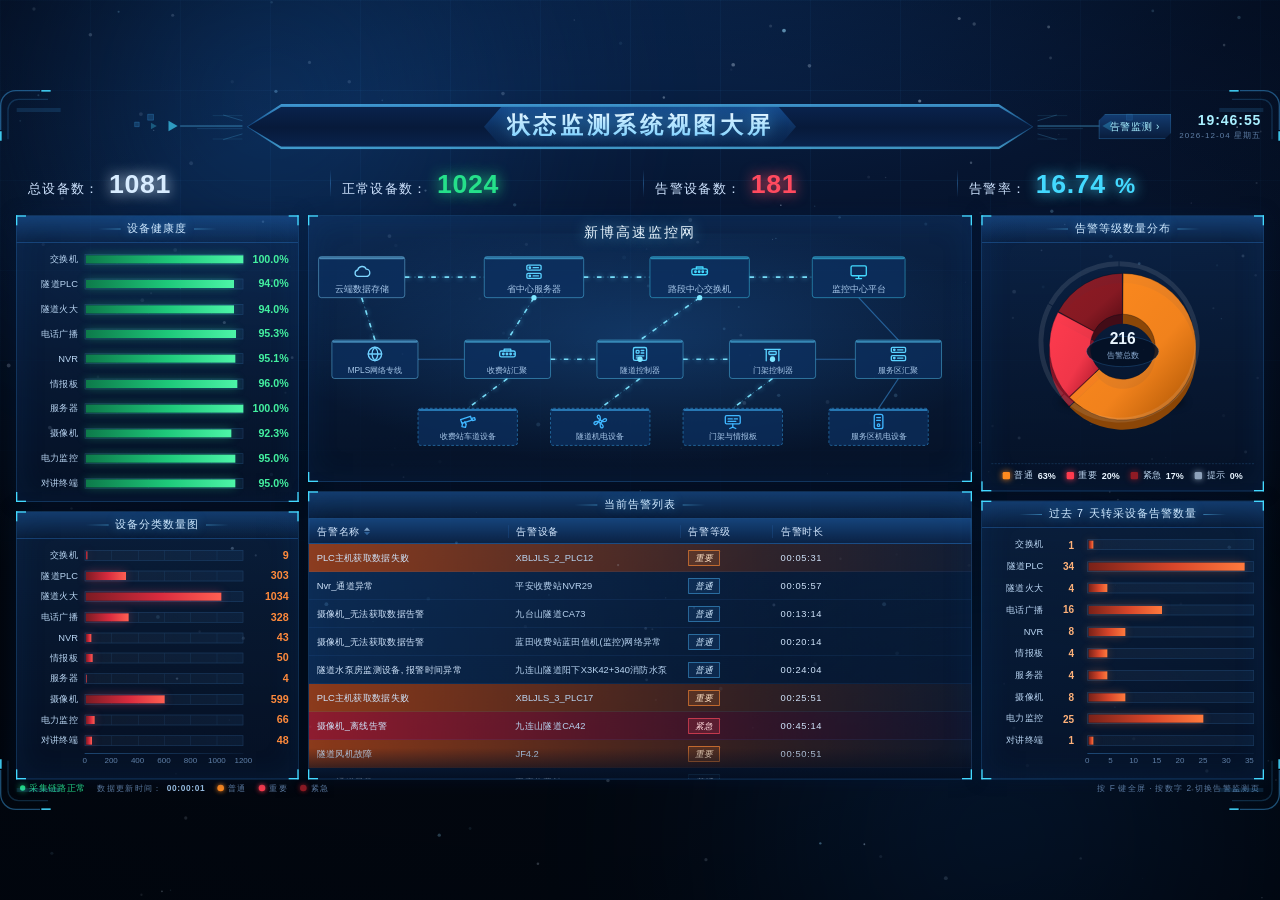
<file: index.html>
<!DOCTYPE html>
<html lang="zh-CN">
<head>
<meta charset="UTF-8">
<meta name="viewport" content="width=device-width, initial-scale=1.0">
<title>状态监测系统视图大屏 — 高速公路机电系统运行状态智能监测平台</title>
<link rel="icon" href="data:image/svg+xml,%3Csvg xmlns='http://www.w3.org/2000/svg' viewBox='0 0 32 32'%3E%3Ccircle cx='16' cy='16' r='13' fill='none' stroke='%2343d9ff' stroke-width='3'/%3E%3Ccircle cx='16' cy='16' r='4' fill='%2343d9ff'/%3E%3C/svg%3E">
<link rel="stylesheet" href="assets/css/base.css">
<link rel="stylesheet" href="assets/css/screen.css">
</head>
<body>

<div class="backdrop">
  <canvas class="stars" id="stars"></canvas>
  <div class="glow-a"></div>
  <div class="glow-b"></div>
  <div class="grid"></div>
  <div class="vignette"></div>
</div>

<div class="viewport">
  <div class="stage" id="stage">

    <!-- 顶部标题 -->
    <header class="hdr">
      <div class="hdr-wing left"></div>
      <div class="hdr-banner">
        <div class="hdr-plate">
          <h1 class="hdr-title">状态监测系统视图大屏</h1>
        </div>
      </div>
      <div class="hdr-wing right"></div>

      <div class="hdr-actions right">
        <a class="btn-nav" href="alarms.html">告警监测 ›</a>
        <div class="hdr-status">
          <span class="hdr-clock num" id="clock">--:--:--</span>
          <span class="hdr-date" id="date">----</span>
        </div>
      </div>
    </header>

    <!-- 关键指标 -->
    <section class="kpi-strip">
      <div class="kpi">
        <span class="kpi-label">总设备数：</span>
        <span class="kpi-value num" id="kpiTotal">0</span>
      </div>
      <div class="kpi">
        <span class="kpi-label">正常设备数：</span>
        <span class="kpi-value num c-green" id="kpiNormal">0</span>
      </div>
      <div class="kpi">
        <span class="kpi-label">告警设备数：</span>
        <span class="kpi-value num c-red" id="kpiAlarm">0</span>
      </div>
      <div class="kpi">
        <span class="kpi-label">告警率：</span>
        <span class="kpi-value num c-cyan" id="kpiRate">0.00</span>
        <span class="kpi-value unit c-cyan">%</span>
      </div>
    </section>

    <!-- 主体 -->
    <main class="board">

      <!-- 左列 -->
      <div class="col col-left">
        <section class="panel">
          <div class="panel-title">设备健康度</div>
          <div class="panel-body"><div id="chartHealth" style="flex:1;display:flex;flex-direction:column;min-height:0"></div></div>
        </section>

        <section class="panel">
          <div class="panel-title">设备分类数量图</div>
          <div class="panel-body"><div id="chartCount" style="flex:1;display:flex;flex-direction:column;min-height:0"></div></div>
        </section>
      </div>

      <!-- 中列 -->
      <div class="col col-center">
        <section class="panel topo-panel">
          <div class="panel-body flush">
            <div class="topo-stage">
              <div class="topo-title">新博高速监控网</div>
              <div class="topo-wrap" id="topo"></div>
            </div>
          </div>
        </section>

        <section class="panel">
          <div class="panel-title">当前告警列表</div>
          <div class="panel-body flush">
            <div class="alarm-grid">
              <div class="alarm-head">
                <span>告警名称<svg class="sort-mark" viewBox="0 0 9 12" fill="none"><path d="M4.5 0L9 5H0z" fill="rgba(190,225,255,.85)"/><path d="M4.5 12L0 7h9z" fill="rgba(90,160,230,.6)"/></svg></span>
                <span>告警设备</span>
                <span>告警等级</span>
                <span>告警时长</span>
              </div>
              <div class="alarm-body scroll-area" id="alarmList"></div>
            </div>
          </div>
        </section>
      </div>

      <!-- 右列 -->
      <div class="col col-right">
        <section class="panel">
          <div class="panel-title">告警等级数量分布</div>
          <div class="panel-body">
            <div class="pie-wrap">
              <svg id="pieLevel"></svg>
            </div>
            <div class="pie-legend" id="pieLegend"></div>
          </div>
        </section>

        <section class="panel">
          <div class="panel-title">过去 7 天转采设备告警数量</div>
          <div class="panel-body"><div id="chartWeek" style="flex:1;display:flex;flex-direction:column;min-height:0"></div></div>
        </section>
      </div>
    </main>

    <!-- 底部状态 -->
    <footer class="screen-footer">
      <div class="fo-left">
        <span class="fo-item live-dot"><i></i>采集链路正常</span>
        <span class="fo-item">数据更新时间：<b id="foUpdate">00:00:00</b></span>
        <span class="fo-item legend-inline"><i style="background:#ff8a1f;box-shadow:0 0 8px #ff8a1f"></i>普通</span>
        <span class="fo-item legend-inline"><i style="background:#ff3b4e;box-shadow:0 0 8px #ff3b4e"></i>重要</span>
        <span class="fo-item legend-inline"><i style="background:#8f1b24;box-shadow:0 0 8px #8f1b24"></i>紧急</span>
      </div>
      <div class="fo-right">按 F 键全屏 · 按数字 2 切换告警监测页</div>
    </footer>

  </div>
</div>

<script src="assets/js/util.js"></script>
<script src="assets/js/data.js"></script>
<script src="assets/js/charts.js"></script>
<script src="assets/js/screen.js"></script>
</body>
</html>
</file>
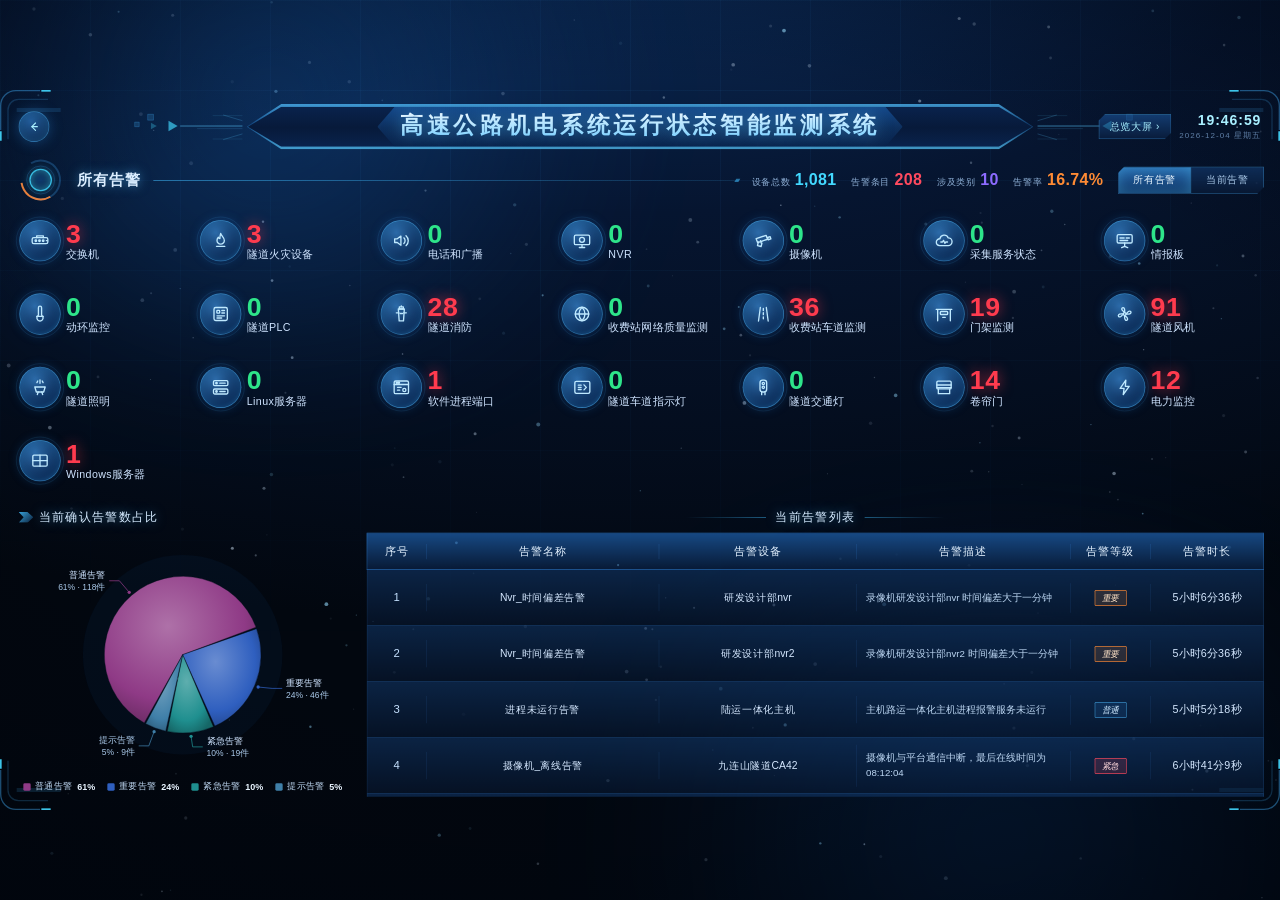
<file: alarms.html>
<!DOCTYPE html>
<html lang="zh-CN">
<head>
<meta charset="UTF-8">
<meta name="viewport" content="width=device-width, initial-scale=1.0">
<title>告警监测 — 高速公路机电系统运行状态智能监测平台</title>
<link rel="icon" href="data:image/svg+xml,%3Csvg xmlns='http://www.w3.org/2000/svg' viewBox='0 0 32 32'%3E%3Ccircle cx='16' cy='16' r='13' fill='none' stroke='%2343d9ff' stroke-width='3'/%3E%3Ccircle cx='16' cy='16' r='4' fill='%2343d9ff'/%3E%3C/svg%3E">
<link rel="stylesheet" href="assets/css/base.css">
<link rel="stylesheet" href="assets/css/alarms.css">
</head>
<body>

<div class="backdrop">
  <canvas class="stars" id="stars"></canvas>
  <div class="glow-a"></div>
  <div class="glow-b"></div>
  <div class="grid"></div>
  <div class="vignette"></div>
</div>

<div class="viewport">
  <div class="stage" id="stage">

    <!-- 顶部标题 -->
    <header class="hdr">
      <div class="hdr-actions left">
        <a class="btn-back" href="index.html" title="返回总览大屏">
          <svg viewBox="0 0 24 24" fill="none" stroke="currentColor" stroke-width="1.8"
               stroke-linecap="round" stroke-linejoin="round">
            <path d="M14.5 6L8.5 12l6 6"/><path d="M8.5 12h9"/>
          </svg>
        </a>
      </div>

      <div class="hdr-wing left"></div>
      <div class="hdr-banner">
        <div class="hdr-plate">
          <h1 class="hdr-title">高速公路机电系统运行状态智能监测系统</h1>
        </div>
      </div>
      <div class="hdr-wing right"></div>

      <div class="hdr-actions right">
        <a class="btn-nav" href="index.html">总览大屏 ›</a>
        <div class="hdr-status">
          <span class="hdr-clock num" id="clock">--:--:--</span>
          <span class="hdr-date" id="date">----</span>
        </div>
      </div>
    </header>

    <!-- 所有告警 -->
    <section class="section-bar">
      <div class="section-ring">
        <svg viewBox="0 0 74 74" fill="none">
          <circle cx="37" cy="37" r="29" stroke="rgba(70,170,255,.25)" stroke-width="3"
                  stroke-dasharray="120 70" transform="rotate(-120 37 37)"/>
          <circle cx="37" cy="37" r="29" stroke="rgba(255,138,60,.9)" stroke-width="3"
                  stroke-dasharray="56 180" transform="rotate(60 37 37)"/>
          <circle cx="37" cy="37" r="21" stroke="rgba(70,170,255,.28)" stroke-width="1"/>
        </svg>
        <span class="ring-core"></span>
      </div>

      <h2 class="section-title">所有告警</h2>
      <div class="section-line"></div>

      <div class="section-stats">
        <div class="st"><span class="st-label">设备总数</span><b class="st-value c-cyan" id="statDevice">1,081</b></div>
        <div class="st"><span class="st-label">告警条目</span><b class="st-value c-red" id="statAlarm">0</b></div>
        <div class="st"><span class="st-label">涉及类别</span><b class="st-value" style="color:#8d6bff" id="statLevel">0</b></div>
        <div class="st"><span class="st-label">告警率</span><b class="st-value c-orange" id="statRate">0%</b></div>
      </div>

      <div class="seg-toggle">
        <button type="button" class="active" data-mode="all">所有告警</button>
        <button type="button" data-mode="current">当前告警</button>
      </div>
    </section>

    <!-- 设备告警卡片 -->
    <section class="device-grid" id="deviceGrid"></section>

    <!-- 底部区域 -->
    <section class="bottom">
      <div class="pane">
        <div class="pane-title">当前确认告警数占比</div>
        <div class="pie-stage">
          <svg id="pieConfirm"></svg>
          <div class="pie-legend2" id="pieLegend2"></div>
        </div>
      </div>

      <div class="pane">
        <div class="pane-title center">
          <i class="tl-line"></i>当前告警列表<i class="tr-line"></i>
        </div>
        <div class="atable">
          <div class="atable-head">
            <span>序号</span>
            <span>告警名称</span>
            <span>告警设备</span>
            <span>告警描述</span>
            <span>告警等级</span>
            <span>告警时长</span>
          </div>
          <div class="atable-body scroll-area" id="alarmTableBody"></div>
        </div>
      </div>
    </section>

  </div>
</div>

<script src="assets/js/util.js"></script>
<script src="assets/js/data.js"></script>
<script src="assets/js/charts.js"></script>
<script src="assets/js/alarms.js"></script>
</body>
</html>
</file>
<file: assets/css/base.css>
/* ==========================================================================
   高速公路机电系统运行状态智能监测平台 — 基础主题
   深色科技风 / 大屏适配（设计基准 1920 x 1080）
   ========================================================================== */

:root {
  --bg-0: #01050e;
  --bg-1: #04122a;
  --bg-2: #07203f;

  --panel-bg: linear-gradient(180deg, rgba(16, 50, 96, .50) 0%, rgba(6, 20, 44, .70) 100%);
  --panel-bg-2: linear-gradient(180deg, rgba(13, 42, 82, .60) 0%, rgba(5, 18, 40, .78) 100%);
  --line: rgba(58, 150, 240, .34);
  --line-2: rgba(64, 190, 255, .20);

  --cyan: #43d9ff;
  --cyan-soft: #a9efff;
  --blue: #3b8ff0;
  --blue-deep: #123f7d;
  --green: #25e08a;
  --red: #ff4a5f;
  --red-deep: #7d1b23;
  --orange: #ff8b34;
  --purple: #8d6bff;
  --yellow: #ffd166;

  --text: #d8ecff;
  --text-dim: #8fb0d6;
  --text-mute: #5f7fa6;

  --num: "DIN Alternate", "Bahnschrift", "Rajdhani", "Arial Narrow", "Helvetica Neue", sans-serif;
  --cn: "PingFang SC", "Microsoft YaHei", "Hiragino Sans GB", "Noto Sans SC", sans-serif;
}

* { box-sizing: border-box; }

html, body {
  margin: 0;
  padding: 0;
  height: 100%;
  background: var(--bg-0);
  overflow: hidden;
}

body {
  font-family: var(--cn);
  color: var(--text);
  -webkit-font-smoothing: antialiased;
  text-rendering: optimizeLegibility;
}

/* 背景：深空渐变 + 星点 + 网格 + 光晕 -------------------------------------- */
.backdrop {
  position: fixed;
  inset: 0;
  overflow: hidden;
  background:
    radial-gradient(120% 80% at 50% -10%, #0b2d5c 0%, #061530 42%, #02070f 100%),
    linear-gradient(180deg, #041127 0%, #01060f 100%);
}

.backdrop .stars {
  position: absolute;
  inset: 0;
  width: 100%;
  height: 100%;
  opacity: .85;
}

.backdrop .grid {
  position: absolute;
  inset: 0;
  background-image:
    linear-gradient(rgba(64, 170, 255, .055) 1px, transparent 1px),
    linear-gradient(90deg, rgba(64, 170, 255, .055) 1px, transparent 1px);
  background-size: 90px 90px, 90px 90px;
  mask-image: radial-gradient(120% 90% at 50% 0%, #000 20%, transparent 85%);
  -webkit-mask-image: radial-gradient(120% 90% at 50% 0%, #000 20%, transparent 85%);
}

.backdrop .glow-a,
.backdrop .glow-b {
  position: absolute;
  border-radius: 50%;
  filter: blur(70px);
  opacity: .55;
}

.backdrop .glow-a {
  width: 900px; height: 520px; left: -180px; top: -160px;
  background: radial-gradient(circle, rgba(28, 118, 214, .55), transparent 68%);
}

.backdrop .glow-b {
  width: 1000px; height: 560px; right: -220px; bottom: -220px;
  background: radial-gradient(circle, rgba(16, 86, 176, .45), transparent 68%);
}

.backdrop .vignette {
  position: absolute;
  inset: 0;
  background: radial-gradient(110% 80% at 50% 45%, transparent 45%, rgba(0, 4, 12, .78) 100%);
}

/* 大屏缩放容器 ------------------------------------------------------------- */
.viewport {
  position: fixed;
  inset: 0;
  overflow: hidden;
}

.stage {
  position: absolute;
  top: 0;
  left: 0;
  width: 1920px;
  height: 1080px;
  transform-origin: top left;
  display: flex;
  flex-direction: column;
  padding: 14px 24px 20px;
}

/* 页面四角装饰 -------------------------------------------------------------- */
.frame-corner {
  position: absolute;
  width: 132px;
  height: 132px;
  pointer-events: none;
  opacity: .9;
}

.frame-corner svg { width: 100%; height: 100%; display: block; }
.frame-corner.tl { top: 0; left: 0; }
.frame-corner.tr { top: 0; right: 0; transform: scaleX(-1); }
.frame-corner.bl { bottom: 0; left: 0; transform: scaleY(-1); }
.frame-corner.br { bottom: 0; right: 0; transform: scale(-1, -1); }

/* 顶部标题栏 ---------------------------------------------------------------- */
.hdr {
  position: relative;
  height: 82px;
  display: flex;
  align-items: center;
  justify-content: center;
  flex: none;
}

.hdr-banner {
  position: relative;
  width: 1180px;
  height: 76px;
  display: flex;
  align-items: center;
  justify-content: center;
  clip-path: polygon(0 50%, 52px 4px, calc(100% - 52px) 4px, 100% 50%, calc(100% - 52px) calc(100% - 4px), 52px calc(100% - 4px));
  background: linear-gradient(180deg, rgba(89, 197, 255, .72) 0%, rgba(26, 96, 176, .22) 45%, rgba(96, 210, 255, .68) 100%);
  filter: drop-shadow(0 0 22px rgba(52, 168, 255, .45));
}

.hdr-banner::after {
  content: "";
  position: absolute;
  inset: 2px;
  clip-path: polygon(0 50%, 50px 6px, calc(100% - 50px) 6px, 100% 50%, calc(100% - 50px) calc(100% - 6px), 50px calc(100% - 6px));
  background: linear-gradient(180deg, #0a2450 0%, #071a3a 52%, #0a2450 100%);
}

.hdr-plate {
  position: relative;
  z-index: 2;
  padding: 6px 34px 8px;
  background: linear-gradient(180deg, rgba(30, 105, 190, .55), rgba(9, 34, 70, .30));
  clip-path: polygon(0 50%, 26px 0, calc(100% - 26px) 0, 100% 50%, calc(100% - 26px) 100%, 26px 100%);
}

.hdr-title {
  margin: 0;
  font-size: 34px;
  font-weight: 700;
  letter-spacing: 6px;
  background: linear-gradient(180deg, #ffffff 0%, #bfe9ff 55%, #66c8ff 100%);
  -webkit-background-clip: text;
  background-clip: text;
  color: transparent;
  text-shadow: 0 0 26px rgba(88, 196, 255, .55);
  white-space: nowrap;
}

.hdr-wing {
  position: relative;
  z-index: 1;
  width: 250px;
  height: 62px;
  flex: none;
  display: flex;
  align-items: center;
}

.hdr-wing.left { justify-content: flex-end; padding-right: 6px; }
.hdr-wing.right { justify-content: flex-start; padding-left: 6px; }

.hdr-wing svg { width: 100%; height: 100%; display: block; }

/* 标题栏两侧的操作区 -------------------------------------------------------- */
.hdr-actions {
  position: absolute;
  top: 0;
  height: 100%;
  display: flex;
  align-items: center;
  gap: 12px;
  z-index: 5;
}

.hdr-actions.left { left: 4px; }
.hdr-actions.right { right: 4px; }

.btn-nav {
  display: inline-flex;
  align-items: center;
  gap: 8px;
  height: 38px;
  padding: 0 16px;
  font-family: var(--cn);
  font-size: 15px;
  letter-spacing: 1px;
  color: var(--cyan-soft);
  text-decoration: none;
  background: linear-gradient(180deg, rgba(28, 86, 158, .60), rgba(10, 32, 66, .70));
  border: 1px solid rgba(80, 190, 255, .45);
  clip-path: polygon(10px 0, 100% 0, 100% calc(100% - 10px), calc(100% - 10px) 100%, 0 100%, 0 10px);
  transition: .22s;
  cursor: pointer;
}

.btn-nav:hover {
  color: #fff;
  border-color: var(--cyan);
  box-shadow: 0 0 18px rgba(64, 200, 255, .45);
  background: linear-gradient(180deg, rgba(42, 122, 208, .75), rgba(14, 44, 88, .80));
}

.btn-back {
  width: 46px;
  height: 46px;
  border-radius: 50%;
  display: grid;
  place-items: center;
  color: var(--cyan-soft);
  background: radial-gradient(circle at 40% 32%, rgba(58, 150, 240, .55), rgba(8, 30, 62, .85));
  border: 1px solid rgba(80, 190, 255, .50);
  box-shadow: 0 0 20px rgba(40, 150, 240, .35), inset 0 0 14px rgba(60, 180, 255, .25);
  text-decoration: none;
  transition: .22s;
}

.btn-back:hover { color: #fff; box-shadow: 0 0 26px rgba(64, 200, 255, .65), inset 0 0 16px rgba(90, 210, 255, .35); }
.btn-back svg { width: 22px; height: 22px; }

.hdr-status {
  display: flex;
  flex-direction: column;
  align-items: flex-end;
  gap: 3px;
  font-family: var(--num);
  color: var(--cyan-soft);
  letter-spacing: 1.4px;
}

.hdr-clock { font-size: 21px; font-weight: 600; }
.hdr-date { font-size: 12px; color: var(--text-mute); letter-spacing: 1.6px; font-family: var(--cn); }

.live-dot {
  display: inline-flex;
  align-items: center;
  gap: 7px;
  font-size: 13px;
  color: var(--green);
  font-family: var(--cn);
  letter-spacing: 1px;
}

.live-dot i {
  width: 8px;
  height: 8px;
  border-radius: 50%;
  background: var(--green);
  box-shadow: 0 0 10px var(--green);
  animation: pulse 1.6s ease-in-out infinite;
}

@keyframes pulse {
  0%, 100% { opacity: 1; transform: scale(1); }
  50% { opacity: .35; transform: scale(.78); }
}

/* 面板 ---------------------------------------------------------------------- */
.panel {
  position: relative;
  background: var(--panel-bg);
  border: 1px solid var(--line);
  box-shadow: inset 0 0 46px rgba(22, 92, 178, .13), 0 0 24px rgba(0, 26, 60, .45);
  display: flex;
  flex-direction: column;
  min-height: 0;
  min-width: 0;
}

.corner {
  position: absolute;
  width: 15px;
  height: 15px;
  border: 0 solid var(--cyan);
  pointer-events: none;
  z-index: 3;
}

.corner.tl { top: -1px; left: -1px; border-top-width: 2px; border-left-width: 2px; }
.corner.tr { top: -1px; right: -1px; border-top-width: 2px; border-right-width: 2px; }
.corner.bl { bottom: -1px; left: -1px; border-bottom-width: 2px; border-left-width: 2px; }
.corner.br { bottom: -1px; right: -1px; border-bottom-width: 2px; border-right-width: 2px; }

.panel-title {
  flex: none;
  height: 40px;
  display: flex;
  align-items: center;
  justify-content: center;
  gap: 10px;
  font-size: 16px;
  letter-spacing: 2px;
  color: #cfe9ff;
  background: linear-gradient(180deg, rgba(36, 108, 190, .35), rgba(10, 34, 70, 0));
  border-bottom: 1px solid rgba(58, 150, 240, .22);
  text-shadow: 0 0 14px rgba(70, 180, 255, .5);
}

.panel-title::before,
.panel-title::after {
  content: "";
  width: 34px;
  height: 1px;
  background: linear-gradient(90deg, transparent, rgba(90, 200, 255, .75));
}

.panel-title::after { background: linear-gradient(90deg, rgba(90, 200, 255, .75), transparent); }

.panel-body {
  position: relative;
  flex: 1;
  min-height: 0;
  padding: 10px 14px 12px;
  display: flex;
  flex-direction: column;
}

.panel-body.flush { padding: 0; }

/* 数字与文本工具类 ---------------------------------------------------------- */
.num { font-family: var(--num); font-variant-numeric: tabular-nums; }

svg .num-text,
svg text.num-text {
  font-family: var(--num);
  font-variant-numeric: tabular-nums;
}
.c-green { color: var(--green); }
.c-red { color: var(--red); }
.c-orange { color: var(--orange); }
.c-cyan { color: var(--cyan); }
.c-dim { color: var(--text-dim); }
.c-mute { color: var(--text-mute); }

/* 滚动条 -------------------------------------------------------------------- */
.scroll-area { overflow-y: auto; overflow-x: hidden; }

.scroll-area::-webkit-scrollbar { width: 8px; }
.scroll-area::-webkit-scrollbar-track { background: rgba(255, 255, 255, .04); }
.scroll-area::-webkit-scrollbar-thumb {
  background: linear-gradient(180deg, rgba(90, 200, 255, .55), rgba(40, 120, 200, .45));
  border-radius: 4px;
}

/* 通用小标签 ---------------------------------------------------------------- */
.chip {
  display: inline-flex;
  align-items: center;
  justify-content: center;
  padding: 2px 10px;
  font-size: 13px;
  line-height: 18px;
  border: 1px solid;
  border-radius: 2px;
  white-space: nowrap;
}

.chip.urgent { color: #ffd9dd; border-color: rgba(255, 74, 95, .85); background: rgba(255, 74, 95, .16); }
.chip.major { color: #ffe3c7; border-color: rgba(255, 139, 52, .85); background: rgba(255, 139, 52, .14); }
.chip.normal { color: #cfe9ff; border-color: rgba(80, 190, 255, .60); background: rgba(50, 150, 240, .12); }
.chip.tip { color: #c6d6e8; border-color: rgba(140, 170, 200, .55); background: rgba(140, 170, 200, .10); }

/* 让 <use> 图标统一线宽 ----------------------------------------------------- */
.ico { width: 26px; height: 26px; display: block; }
.ico path, .ico circle, .ico rect, .ico line, .ico polyline, .ico polygon {
  fill: none;
  stroke: currentColor;
  stroke-width: 1.6;
  stroke-linecap: round;
  stroke-linejoin: round;
}
</file>
<file: assets/css/screen.css>
/* ==========================================================================
   总览大屏（状态监测系统视图大屏）
   ========================================================================== */

.kpi-strip {
  flex: none;
  height: 84px;
  display: grid;
  grid-template-columns: repeat(4, 1fr);
  align-items: center;
  gap: 10px;
  margin: 2px 0 6px;
}

.kpi {
  display: flex;
  align-items: baseline;
  gap: 14px;
  padding-left: 18px;
  position: relative;
}

.kpi + .kpi::before {
  content: "";
  position: absolute;
  left: 0;
  top: 50%;
  transform: translateY(-50%);
  width: 1px;
  height: 42px;
  background: linear-gradient(180deg, transparent, rgba(70, 160, 240, .55), transparent);
}

.kpi-label {
  font-size: 20px;
  color: #cfe4ff;
  letter-spacing: 1.5px;
  white-space: nowrap;
}

.kpi-value {
  font-size: 40px;
  font-weight: 600;
  letter-spacing: 1px;
  line-height: 1;
  text-shadow: 0 0 20px currentColor;
}

.kpi-value.unit { font-size: 34px; }
.kpi-value .unit-txt { font-size: 18px; margin-left: 2px; opacity: .85; }
.kpi-value.flash { animation: kpiFlash .8s ease-out; }

@keyframes kpiFlash {
  0% { filter: brightness(2.2); }
  100% { filter: brightness(1); }
}

/* 主网格 -------------------------------------------------------------------- */
.board {
  flex: 1;
  min-height: 0;
  display: grid;
  grid-template-columns: 424px minmax(0, 1fr) 424px;
  gap: 14px;
}

.col {
  display: grid;
  gap: 14px;
  min-width: 0;
  min-height: 0;
}

.col-left { grid-template-rows: 430px minmax(0, 1fr); }
.col-center { grid-template-rows: 400px minmax(0, 1fr); }
.col-right { grid-template-rows: 414px minmax(0, 1fr); }

/* 横向条形图（设备健康度 / 设备分类数量） ----------------------------------- */
.hbar {
  flex: 1;
  min-height: 0;
  display: flex;
  flex-direction: column;
  justify-content: space-between;
  padding: 2px 0;
}

.hbar-row {
  display: grid;
  grid-template-columns: 78px minmax(0, 1fr) 58px;
  align-items: center;
  gap: 10px;
  height: 26px;
}

.hbar-row.before { grid-template-columns: 78px 46px minmax(0, 1fr); }
.hbar-row.before .hbar-value { text-align: right; padding-right: 10px; font-size: 15px; }

.hbar-name {
  font-size: 14px;
  color: #b9d5f2;
  text-align: right;
  white-space: nowrap;
  overflow: hidden;
  text-overflow: ellipsis;
}

.hbar-track {
  position: relative;
  height: 16px;
  background: linear-gradient(90deg, rgba(255, 255, 255, .03), rgba(80, 160, 240, .07));
  border: 1px solid rgba(70, 150, 230, .22);
}

.hbar-fill {
  position: absolute;
  inset: 1px auto 1px 1px;
  width: 0;
  transition: width 1.1s cubic-bezier(.25, .85, .3, 1);
  box-shadow: 0 0 14px rgba(37, 224, 138, .35);
}

.hbar-fill.health { background: linear-gradient(90deg, #0d7a4a 0%, #1ec97a 55%, #4df5a8 100%); }
.hbar-fill.count { background: linear-gradient(90deg, #7d1b23 0%, #d92b3e 55%, #ff5f52 100%); box-shadow: 0 0 14px rgba(255, 74, 95, .35); }
.hbar-fill.week { background: linear-gradient(90deg, #7a2118 0%, #d8462a 55%, #ff7a3d 100%); box-shadow: 0 0 14px rgba(255, 122, 61, .30); }

.hbar-value {
  font-size: 16px;
  font-weight: 600;
  text-align: right;
}

.hbar-value.health { color: #43f0a0; }
.hbar-value.count { color: #ff8a3c; }
.hbar-value.week { color: #ffb27a; }

.hbar-value-in {
  position: absolute;
  left: 8px;
  top: 50%;
  transform: translateY(-50%);
  font-family: var(--num);
  font-size: 13px;
  font-weight: 700;
  color: #fff;
  text-shadow: 0 1px 3px rgba(0, 0, 0, .8);
  pointer-events: none;
}

/* 坐标轴 */
.hbar-axis {
  flex: none;
  height: 26px;
  margin-top: 4px;
  display: grid;
  grid-template-columns: 78px minmax(0, 1fr) 58px;
  gap: 10px;
}

.hbar-axis.before { grid-template-columns: 78px 46px minmax(0, 1fr); }

.hbar-axis .axis-scale {
  position: relative;
  height: 100%;
}

.hbar-axis .axis-scale span {
  position: absolute;
  top: 4px;
  transform: translateX(-50%);
  font-size: 12px;
  color: var(--text-mute);
  font-family: var(--num);
}

.hbar-axis .axis-line {
  position: absolute;
  left: 0;
  right: 0;
  top: 0;
  height: 1px;
  background: linear-gradient(90deg, rgba(70, 160, 240, .55), rgba(70, 160, 240, .1));
}

.hbar-row .hbar-track .tick {
  position: absolute;
  top: 0;
  bottom: 0;
  width: 1px;
  background: rgba(90, 170, 240, .12);
}

/* 网络拓扑 ------------------------------------------------------------------ */
.topo-panel .panel-body { padding: 0; }
.topo-title {
  position: absolute;
  top: 10px;
  left: 50%;
  transform: translateX(-50%);
  font-size: 21px;
  letter-spacing: 3px;
  color: #eaf6ff;
  text-shadow: 0 0 20px rgba(90, 200, 255, .75);
  z-index: 2;
  white-space: nowrap;
}

.topo-stage { position: relative; flex: 1; min-height: 0; }
.topo-wrap { position: absolute; inset: 0; }
.topo-wrap svg { position: absolute; inset: 0; width: 100%; height: 100%; }

.topo-node-label {
  font-size: 12px;
  fill: #a8c8ea;
  font-family: var(--cn);
}

.topo-node-label.small { font-size: 11px; fill: #8fb0d6; }
.topo-flow {
  stroke: rgba(125, 228, 255, .95);
  stroke-width: 2.4;
  stroke-dasharray: 7 13;
  animation: flow 2.6s linear infinite;
  filter: drop-shadow(0 0 4px rgba(90, 210, 255, .8));
}

@keyframes flow { to { stroke-dashoffset: -36; } }

.topo-pulse { animation: topoPulse 2.4s ease-in-out infinite; transform-origin: center; }
@keyframes topoPulse { 0%, 100% { opacity: .35; } 50% { opacity: 1; } }

/* 当前告警列表 -------------------------------------------------------------- */
.alarm-grid {
  display: flex;
  flex-direction: column;
  min-height: 0;
  flex: 1;
}

.alarm-head,
.alarm-row {
  display: grid;
  grid-template-columns: 30% 26% 14% 30%;
  align-items: center;
}

.alarm-head {
  flex: none;
  height: 38px;
  font-size: 15px;
  color: #d6e9ff;
  background: linear-gradient(180deg, rgba(30, 96, 172, .55), rgba(12, 40, 82, .45));
  border: 1px solid rgba(64, 160, 255, .30);
  letter-spacing: 1px;
}

.alarm-head span { padding: 0 12px; display: flex; align-items: center; gap: 6px; }
.alarm-head span + span { border-left: 1px solid rgba(70, 150, 240, .22); }
.alarm-head .sort-mark { width: 9px; height: 12px; opacity: .75; }

.alarm-body { flex: 1; min-height: 0; position: relative; }
.alarm-body::after {
  content: "";
  position: absolute;
  left: 0; right: 0; bottom: 0;
  height: 46px;
  background: linear-gradient(180deg, transparent, rgba(4, 14, 32, .92));
  pointer-events: none;
}

.alarm-row {
  min-height: 42px;
  font-size: 14px;
  color: #cfe3fa;
  border-bottom: 1px solid rgba(70, 150, 240, .12);
  transition: background .2s;
  cursor: default;
  position: relative;
}

.alarm-row span { padding: 4px 12px; }

.alarm-row[data-level="urgent"] { background: linear-gradient(90deg, rgba(180, 30, 48, .78), rgba(130, 22, 36, .35) 68%, rgba(90, 16, 26, .12)); }
.alarm-row[data-level="major"] { background: linear-gradient(90deg, rgba(196, 74, 20, .70), rgba(140, 54, 16, .30) 68%, rgba(90, 40, 14, .10)); }
.alarm-row[data-level="normal"] { background: linear-gradient(90deg, rgba(16, 62, 118, .48), rgba(10, 40, 82, .16) 70%, transparent); }
.alarm-row[data-level="tip"] { background: linear-gradient(90deg, rgba(44, 66, 100, .35), transparent 70%); }

.alarm-row:hover { filter: brightness(1.22); }
.alarm-row.is-new { animation: rowIn .9s ease-out; }

@keyframes rowIn {
  0% { opacity: 0; transform: translateX(-16px); filter: brightness(2.4); }
  100% { opacity: 1; transform: none; filter: brightness(1); }
}

.alarm-row .a-name { overflow: hidden; text-overflow: ellipsis; white-space: nowrap; }
.alarm-row .a-dev { color: #b8d3f0; overflow: hidden; text-overflow: ellipsis; white-space: nowrap; }
.alarm-row .a-time { font-family: var(--num); letter-spacing: 1px; text-align: left; }

/* 告警等级环形图 ------------------------------------------------------------ */
.pie-wrap {
  position: relative;
  flex: 1;
  min-height: 0;
  display: flex;
  align-items: center;
  justify-content: center;
}

.pie-wrap svg { width: 100%; height: 100%; }

.pie-legend {
  flex: none;
  display: flex;
  align-items: center;
  justify-content: center;
  gap: 16px;
  padding: 8px 0 2px;
  border-top: 1px dashed rgba(70, 160, 240, .28);
  font-size: 13.5px;
  color: #bdd6f0;
}

.pie-legend .lg {
  display: inline-flex;
  align-items: center;
  gap: 7px;
  white-space: nowrap;
}

.pie-legend .dot {
  width: 11px;
  height: 11px;
  border-radius: 2px;
  box-shadow: 0 0 10px currentColor;
}

.pie-legend .pct { font-family: var(--num); color: #e8f4ff; }

/* 面板右上角小标题（过去 7 天转采设备） ------------------------------------- */
.sub-note {
  position: absolute;
  top: 44px;
  right: 16px;
  font-size: 12.5px;
  color: var(--text-mute);
  letter-spacing: .5px;
  z-index: 2;
}

/* 底部说明 / 状态灯 --------------------------------------------------------- */
.screen-footer {
  flex: none;
  height: 26px;
  display: flex;
  align-items: center;
  justify-content: space-between;
  padding: 0 6px;
  font-size: 12.5px;
  color: var(--text-mute);
  letter-spacing: 1px;
}

.screen-footer .fo-left { display: flex; align-items: center; gap: 18px; }
.screen-footer .fo-item { display: inline-flex; align-items: center; gap: 6px; }
.screen-footer .fo-item b { color: #9dc4e8; font-family: var(--num); font-weight: 600; }

.legend-inline {
  display: inline-flex;
  align-items: center;
  gap: 8px;
}

.legend-inline i {
  width: 10px;
  height: 10px;
  border-radius: 50%;
  display: inline-block;
}
</file>
<file: assets/css/alarms.css>
/* ==========================================================================
   告警监测页（设备告警总览 + 告警明细）
   ========================================================================== */

/* 分区标题：左侧环形图标 + 长横线 + 右侧按钮 ------------------------------- */
.section-bar {
  position: relative;
  flex: none;
  height: 74px;
  display: flex;
  align-items: center;
  gap: 18px;
  margin-top: 2px;
}

.section-ring {
  width: 74px;
  height: 74px;
  flex: none;
  position: relative;
  display: grid;
  place-items: center;
}

.section-ring svg { position: absolute; inset: 0; width: 100%; height: 100%; }

.section-ring .ring-core {
  width: 34px;
  height: 34px;
  border-radius: 50%;
  border: 2px solid rgba(64, 217, 255, .85);
  box-shadow: inset 0 0 12px rgba(64, 217, 255, .55), 0 0 14px rgba(64, 217, 255, .35);
  background: radial-gradient(circle, rgba(20, 80, 150, .55), rgba(6, 22, 46, .9));
  position: relative;
  z-index: 2;
}

.section-title {
  font-size: 22px;
  letter-spacing: 2px;
  color: #dceeff;
  text-shadow: 0 0 16px rgba(80, 190, 255, .55);
  white-space: nowrap;
}

.section-line {
  flex: 1;
  height: 1px;
  background: linear-gradient(90deg, rgba(64, 190, 255, .75), rgba(64, 190, 255, .12));
  position: relative;
}

.section-line::after {
  content: "";
  position: absolute;
  right: 0;
  top: -2px;
  width: 6px;
  height: 5px;
  background: rgba(64, 190, 255, .55);
  transform: skewX(-30deg);
}

/* 右侧统计信息 */
.section-stats {
  flex: none;
  display: flex;
  align-items: center;
  gap: 22px;
  padding-right: 4px;
}

.section-stats .st {
  display: flex;
  align-items: baseline;
  gap: 7px;
  white-space: nowrap;
}

.section-stats .st-label { font-size: 13.5px; color: var(--text-dim); letter-spacing: .5px; }
.section-stats .st-value { font-family: var(--num); font-size: 24px; font-weight: 700; letter-spacing: .5px; }

.seg-toggle {
  flex: none;
  display: flex;
  border: 1px solid rgba(80, 190, 255, .40);
  background: linear-gradient(180deg, rgba(20, 62, 118, .60), rgba(8, 26, 54, .75));
  clip-path: polygon(10px 0, 100% 0, 100% calc(100% - 10px), calc(100% - 10px) 100%, 0 100%, 0 10px);
  overflow: hidden;
}

.seg-toggle button {
  appearance: none;
  border: 0;
  background: transparent;
  color: #a9c8e8;
  font-family: var(--cn);
  font-size: 15px;
  letter-spacing: 1px;
  padding: 10px 22px;
  cursor: pointer;
  transition: .2s;
  position: relative;
}

.seg-toggle button + button { border-left: 1px solid rgba(80, 190, 255, .22); }

.seg-toggle button:hover { color: #fff; background: rgba(60, 150, 240, .18); }

.seg-toggle button.active {
  color: #eaf7ff;
  background: linear-gradient(180deg, rgba(58, 152, 240, .55), rgba(20, 74, 140, .55));
  box-shadow: inset 0 0 20px rgba(90, 210, 255, .35);
}

/* 设备告警卡片网格 ---------------------------------------------------------- */
.device-grid {
  flex: none;
  display: grid;
  grid-template-columns: repeat(7, minmax(0, 1fr));
  gap: 14px 26px;
  padding: 6px 0 10px;
}

.device-card {
  position: relative;
  height: 96px;
  display: grid;
  grid-template-columns: 62px 1fr;
  grid-template-rows: 1fr;
  align-items: center;
  gap: 8px;
  padding: 0 10px 0 4px;
  cursor: default;
  border: 1px solid transparent;
  border-radius: 4px;
  transition: .22s;
}

.device-card::before {
  content: "";
  position: absolute;
  inset: 0;
  border: 1px dashed rgba(70, 150, 240, .22);
  border-radius: 4px;
  opacity: 0;
  transition: .22s;
}

.device-card:hover::before { opacity: 1; }
.device-card:hover { background: rgba(30, 92, 168, .18); transform: translateY(-2px); }

.device-icon {
  position: relative;
  width: 62px;
  height: 62px;
  border-radius: 50%;
  display: grid;
  place-items: center;
  color: #bfe9ff;
  background:
    radial-gradient(circle at 38% 30%, rgba(74, 168, 255, .55), rgba(10, 40, 84, .95) 68%),
    #08203f;
  border: 1px solid rgba(80, 190, 255, .55);
  box-shadow: inset 0 0 18px rgba(60, 180, 255, .30), 0 0 16px rgba(30, 110, 200, .35);
}

.device-icon::after {
  content: "";
  position: absolute;
  inset: -6px;
  border-radius: 50%;
  border: 1px solid rgba(80, 190, 255, .16);
}

.device-icon .ico { width: 30px; height: 30px; }

.device-data {
  display: flex;
  flex-direction: column;
  align-items: flex-start;
  gap: 2px;
  min-width: 0;
}

.device-count {
  font-family: var(--num);
  font-size: 40px;
  font-weight: 700;
  line-height: 1;
  letter-spacing: 1px;
  transition: color .3s;
}

.device-count.alarm { color: #ff3b4e; text-shadow: 0 0 20px rgba(255, 59, 78, .65); }
.device-count.ok { color: #23d97d; text-shadow: 0 0 18px rgba(35, 217, 125, .45); }
.device-count.zero { color: #2ee58a; }

.device-name {
  font-size: 16px;
  color: #cfe4ff;
  letter-spacing: .6px;
  white-space: nowrap;
  overflow: hidden;
  text-overflow: ellipsis;
  max-width: 100%;
}

.device-card.bump .device-count { animation: countBump .7s ease-out; }

@keyframes countBump {
  0% { transform: scale(1.35); filter: brightness(2); }
  100% { transform: scale(1); filter: brightness(1); }
}

/* 底部区域 ------------------------------------------------------------------ */
.bottom {
  flex: 1;
  min-height: 0;
  display: grid;
  grid-template-columns: 500px minmax(0, 1fr);
  gap: 26px;
  margin-top: 4px;
}

.pane {
  position: relative;
  display: flex;
  flex-direction: column;
  min-height: 0;
}

.pane-title {
  flex: none;
  height: 46px;
  display: flex;
  align-items: center;
  gap: 14px;
  padding-left: 34px;
  position: relative;
  font-size: 18px;
  letter-spacing: 2px;
  color: #d6ebff;
  text-shadow: 0 0 16px rgba(80, 190, 255, .5);
}

.pane-title::before {
  content: "";
  position: absolute;
  left: 4px;
  top: 50%;
  width: 22px;
  height: 16px;
  transform: translateY(-50%);
  background: linear-gradient(135deg, rgba(64, 190, 255, .85), rgba(40, 110, 200, .2));
  clip-path: polygon(0 0, 60% 0, 100% 50%, 60% 100%, 0 100%, 34% 50%);
}

.pane-title.center { justify-content: center; padding-left: 0; }
.pane-title.center::before { display: none; }

.pane-title .tl-line,
.pane-title .tr-line {
  height: 1px;
  width: 120px;
  background: linear-gradient(90deg, transparent, rgba(64, 190, 255, .65));
}
.pane-title .tr-line { background: linear-gradient(90deg, rgba(64, 190, 255, .65), transparent); }

/* 告警明细表 ---------------------------------------------------------------- */
.atable {
  flex: 1;
  min-height: 0;
  display: flex;
  flex-direction: column;
}

.atable-head,
.atable-row {
  display: grid;
  grid-template-columns: 88px 26% 22% minmax(0, 1fr) 120px 170px;
  align-items: center;
}

.atable-head {
  flex: none;
  height: 56px;
  font-size: 17px;
  color: #e4f2ff;
  letter-spacing: 1px;
  background: linear-gradient(180deg, rgba(30, 96, 172, .72), rgba(12, 40, 82, .55));
  border: 1px solid rgba(64, 160, 255, .35);
}

.atable-head span { padding: 0 14px; text-align: center; }
.atable-head span + span { border-left: 1px solid rgba(70, 150, 240, .22); }

.atable-body { flex: 1; min-height: 0; }

.atable-row {
  min-height: 84px;
  font-size: 15.5px;
  color: #d5e8ff;
  background: linear-gradient(180deg, rgba(18, 58, 110, .55), rgba(9, 30, 62, .45));
  border: 1px solid rgba(64, 150, 240, .20);
  border-top: 0;
  transition: .2s;
}

.atable-row:hover { background: linear-gradient(180deg, rgba(28, 84, 152, .70), rgba(12, 42, 84, .55)); }

.atable-row span { padding: 10px 14px; text-align: center; }
.atable-row span + span { border-left: 1px solid rgba(70, 150, 240, .14); }
.atable-row .idx { font-family: var(--num); font-size: 17px; color: #c6e2ff; }
.atable-row .desc { text-align: left; font-size: 14.5px; color: #bcd6f2; line-height: 1.5; }
.atable-row .dur { font-family: var(--num); font-size: 16px; letter-spacing: .5px; }
.atable-row .lvl { display: flex; align-items: center; justify-content: center; }

.atable-row.is-new { animation: rowIn .9s ease-out; }

/* 底部环形图 ---------------------------------------------------------------- */
.pie-stage {
  position: relative;
  flex: 1;
  min-height: 0;
  display: grid;
  place-items: center;
  padding-bottom: 30px;
}

.pie-stage svg { width: 360px; height: 360px; overflow: visible; }

.pie-stage .slice-label {
  font-size: 15px;
  fill: #cfe4ff;
  font-family: var(--cn);
}

.pie-stage .slice-label.small { font-size: 13.5px; fill: #a9c8e8; }

/* 图例 */
.pie-legend2 {
  position: absolute;
  bottom: 6px;
  left: 0;
  right: 0;
  display: flex;
  justify-content: center;
  gap: 18px;
  flex-wrap: wrap;
  font-size: 13.5px;
  color: #bdd6f0;
}

.pie-legend2 .lg { display: inline-flex; align-items: center; gap: 7px; }
.pie-legend2 .dot { width: 11px; height: 11px; border-radius: 2px; }
.pie-legend2 .pct { font-family: var(--num); color: #e8f4ff; }

/* 空状态 -------------------------------------------------------------------- */
.empty-tip {
  display: grid;
  place-items: center;
  height: 100%;
  color: var(--text-mute);
  font-size: 15px;
  letter-spacing: 1px;
}
</file>
